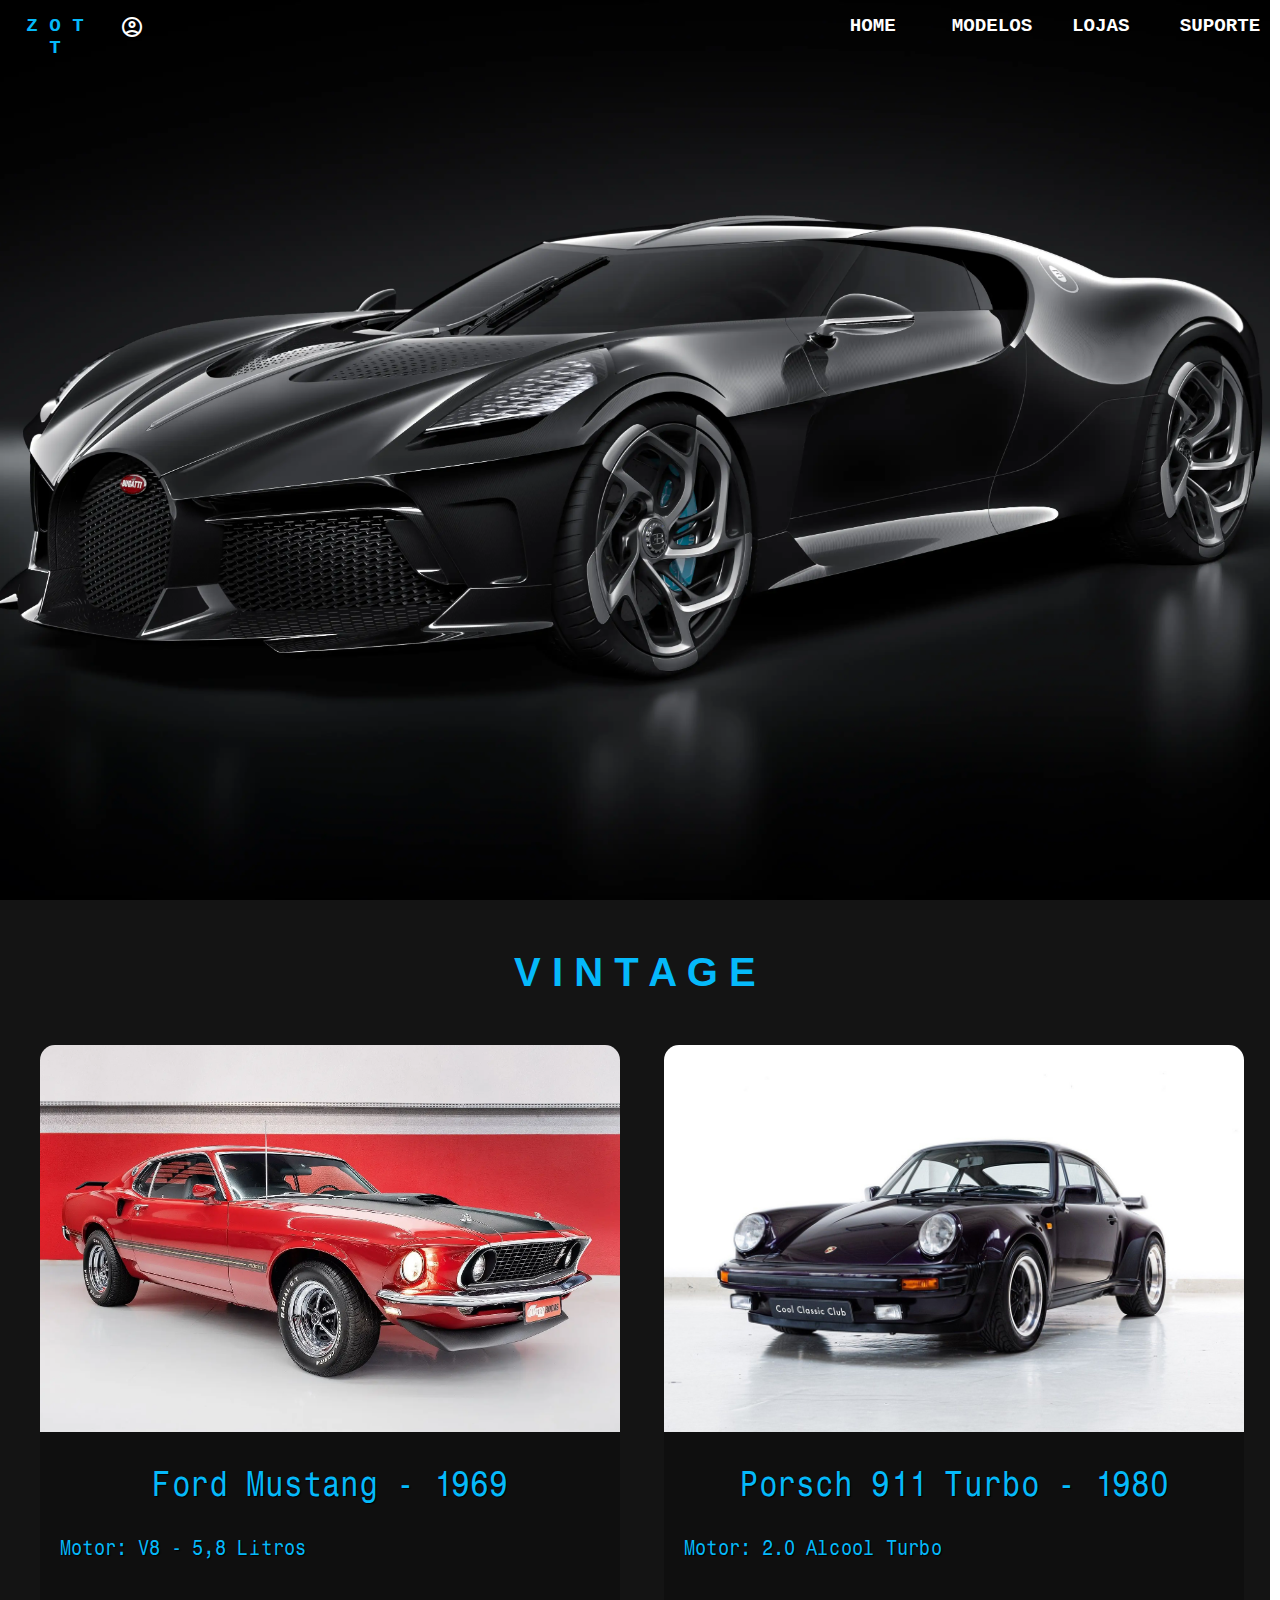
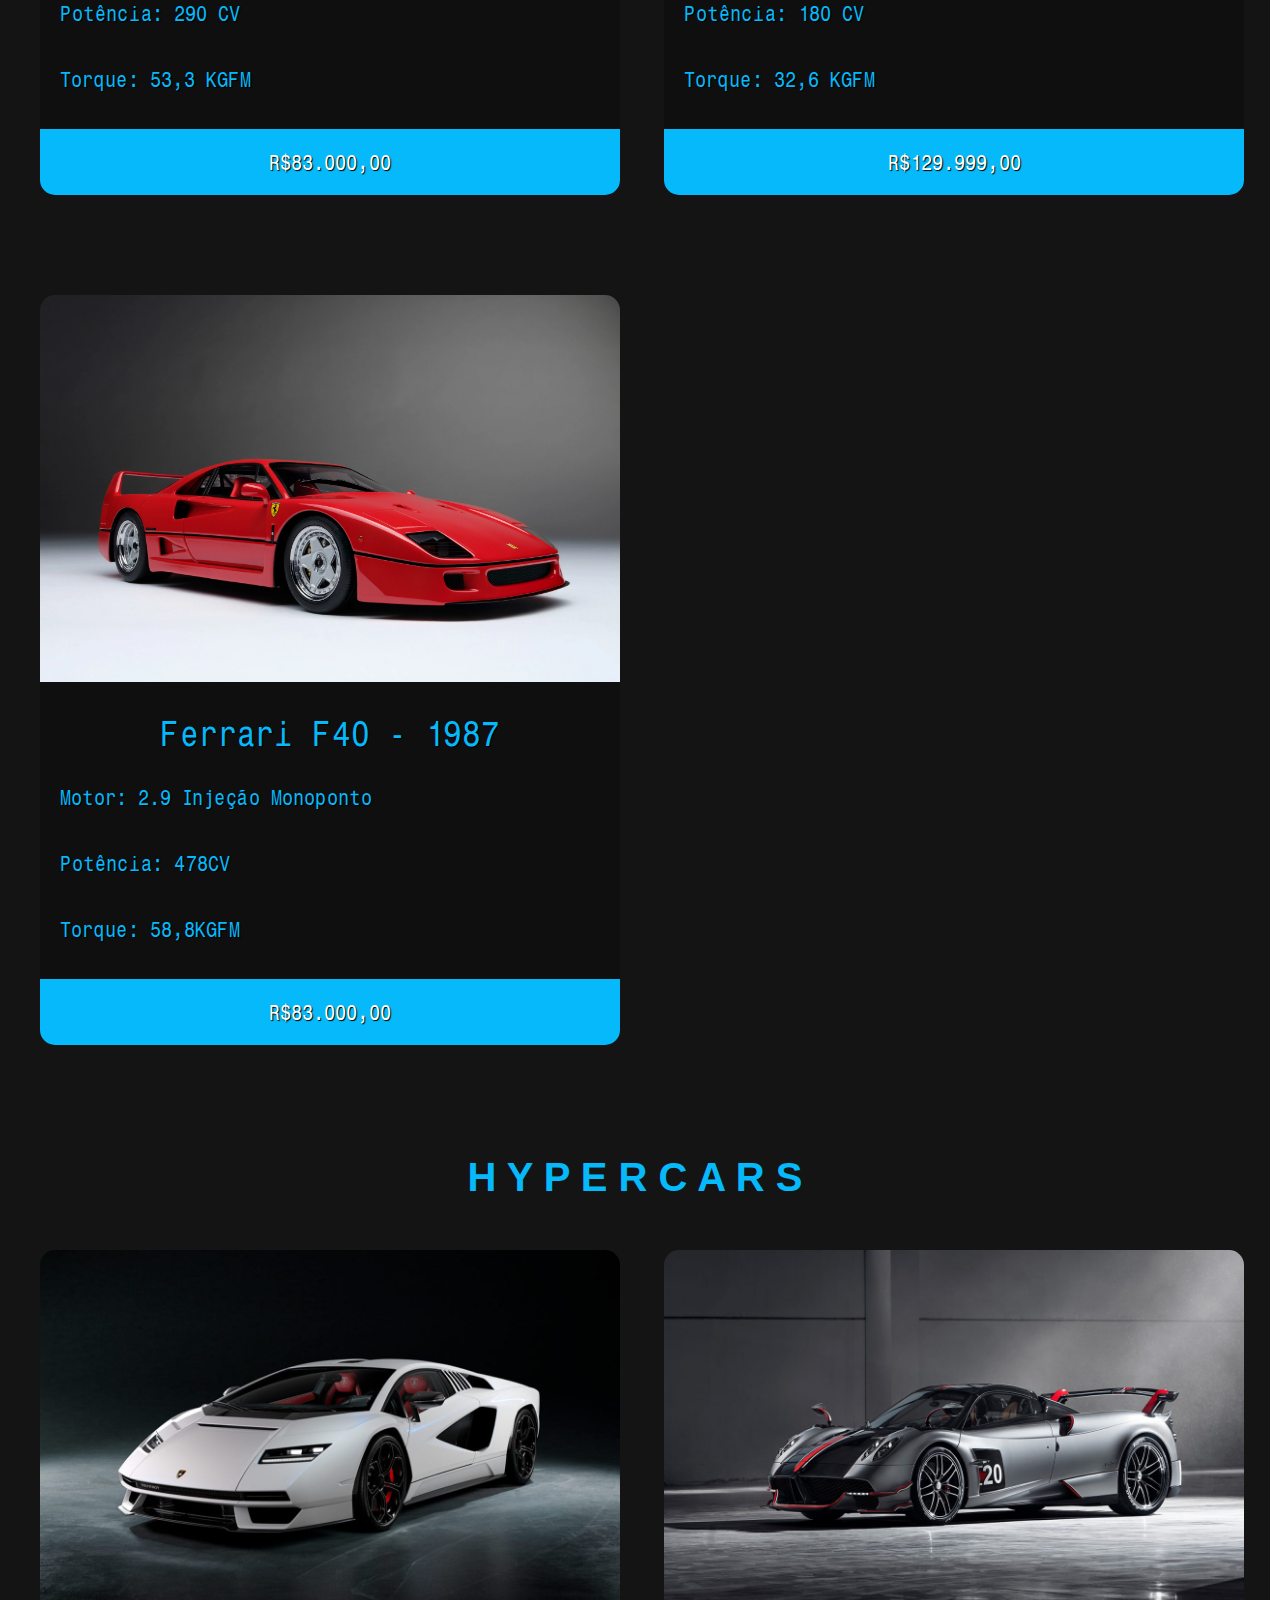
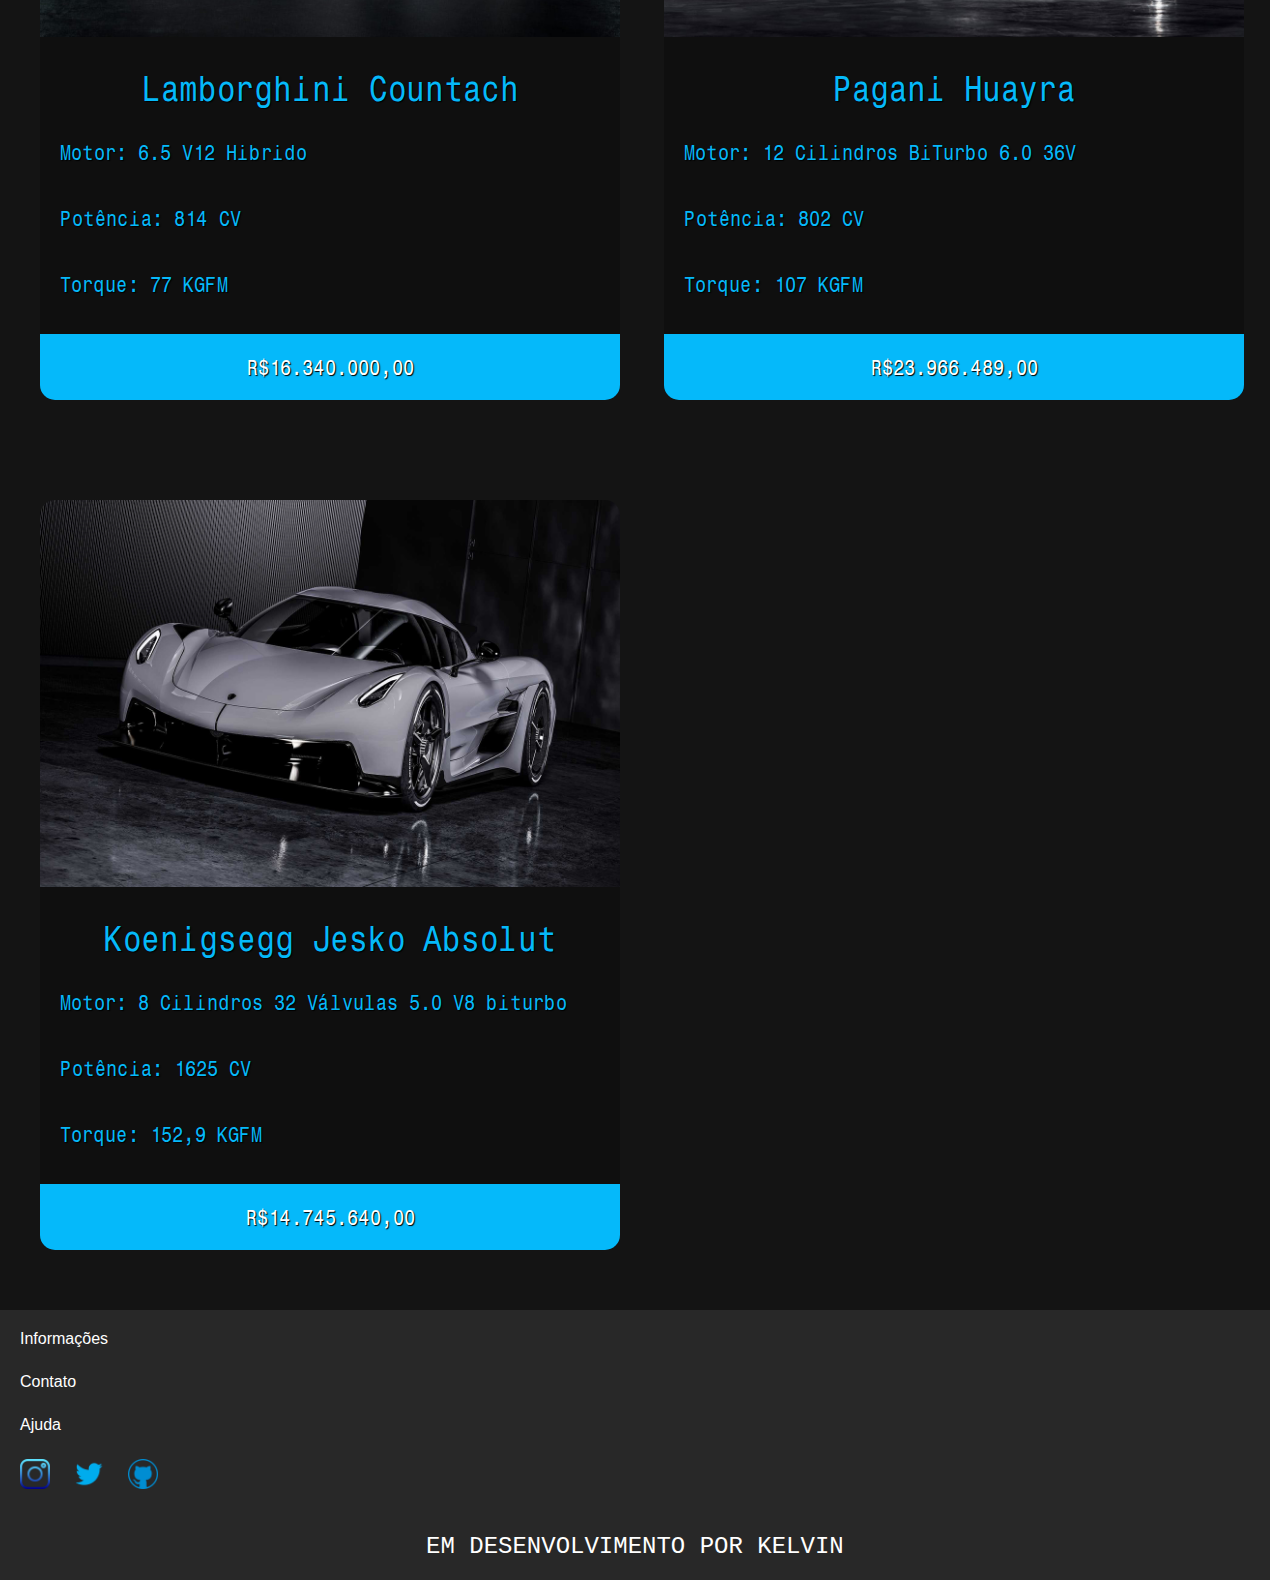
<file: index.html>
<!DOCTYPE html>
<html lang="en">
<head>
    <meta charset="UTF-8">
    <meta http-equiv="X-UA-Compatible" content="IE=edge">
    <meta name="viewport" content="width=device-width, initial-scale=1.0">
    <title>Zott</title>
    <link rel="shortcut icon" href="imagens/z-logo-50px.png" type="image/x-icon">
    <link rel="stylesheet" href="https://fonts.googleapis.com/css2?family=Material+Symbols+Outlined:opsz,wght,FILL,GRAD@48,400,0,0" />
    <link rel="stylesheet" href="estilos/style.css">
</head>
<body>
    <header>
        <div class="menu">
            <div id="title"><a href="#"><h2>Z o t t</h2></a></div>
            <div id="login"><a href="#"><span class="material-symbols-outlined">account_circle</span></a></div>
            <a href="#"><h2>Home</h2></a>
            <a href="#"><h2>Modelos</h2></a>
            <a href="#"><h2>Lojas</h2></a>
            <a href="suporte.html"><h2>Suporte</h2></a>
        </div>
    </header>
        <div class="fundoc">
        </div>
    <main>
        <section id="sec1">
            <h1>V I N T A G E</h1>
            <article id="bloco" class="bi1">
                <div>
                    <h1>Ford Mustang - 1969</h1>
                    <p>Motor: V8 - 5,8 Litros</p>
                    <p>Potência: 290 CV</p>
                    <p>Torque: 53,3 KGFM</p>
                    <a href="#"><p class="valor">R$83.000,00</p></a>
                </div>
            </article>
            <article id="bloco" class="bi2">
                <div>
                    <h1>Porsch 911 Turbo - 1980</h1>
                    <p>Motor: 2.0 Alcool Turbo</p>
                    <p>Potência: 180 CV</p>
                    <p>Torque:  32,6 KGFM</p>
                    <a href="#"><p class="valor">R$129.999,00</p></a>
                </div>
            </article>
            <article id="bloco" class="bi3">
                <div>
                    <h1>Ferrari F40 - 1987</h1>
                    <p>Motor: 2.9 Injeção Monoponto</p>
                    <p>Potência: 478CV</p>
                    <p>Torque:  58,8KGFM</p>
                    <a href="#"><p class="valor">R$83.000,00</p></a>
                </div>
            </article>
        </section>
        <section id="sec1">
            <h1>H Y P E R  C A R S</h1>
            <article id="bloco" class="bi4">
                <div>
                    <h1>Lamborghini Countach</h1>
                    <p>Motor: 6.5 V12 Hibrido</p>
                    <p>Potência: 814 CV</p>
                    <p>Torque: 77 KGFM</p>
                    <a href="#"><p class="valor">R$16.340.000,00</p></a>
                </div>
            </article>
            <article id="bloco" class="bi5">
                <div>
                    <h1>Pagani Huayra</h1>
                    <p>Motor: 12 Cilindros BiTurbo 6.0 36V</p>
                    <p>Potência: 802 CV</p>
                    <p>Torque: 107 KGFM</p>
                    <a href="#"><p class="valor">R$23.966.489,00</p></a>
                </div>
            </article>
            <article id="bloco" class="bi6">
                <div>
                    <h1>Koenigsegg Jesko Absolut</h1>
                    <p>Motor: 8 Cilindros 32 Válvulas 5.0 V8 biturbo</p>
                    <p>Potência: 1625 CV</p>
                    <p>Torque: 152,9 KGFM</p>
                    <a href="#"><p class="valor">R$14.745.640,00</p></a>
                </div>
            </article>
        </section>
    </main>
    <footer>
        <div class="plus">
            <a href=""><p>Informações</p></a>
            <a href=""><p>Contato</p></a>
            <a href="suporte.html"><p>Ajuda</p></a>
        </div>
        <a href="https://www.instagram.com/kelvin__btw/" target="_blank"><img src="icons/instagramicon.png" alt="Insta"></a>
        <a href="https://twitter.com/Kelvinhooooow" target="_blank"><img src="icons/twittericon.png" alt="Twitter"></a>
        <a href="https://github.com/JKelvin001" target="_blank"><img src="icons/githubicon.png" alt="Github"></a>
        <h1>EM DESENVOLVIMENTO POR <a href="https://github.com/JKelvin001">KELVIN</a></h1>
    </footer>
</body>
</html>
</file>
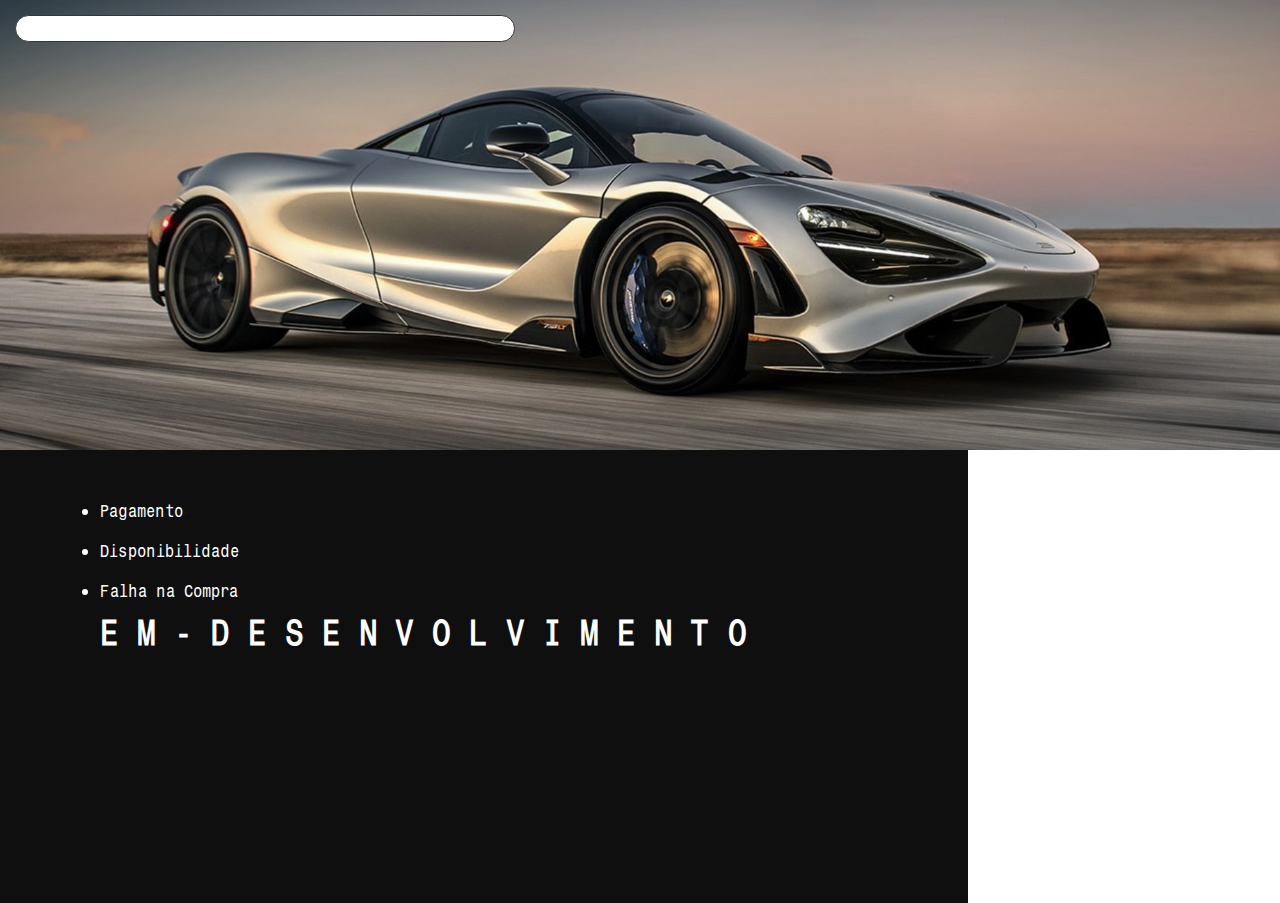
<file: suporte.html>
<!DOCTYPE html>
<html lang="en">
<head>
    <meta charset="UTF-8">
    <meta http-equiv="X-UA-Compatible" content="IE=edge">
    <meta name="viewport" content="width=device-width, initial-scale=1.0">
    <link rel="stylesheet" href="estilos/sup.css">
    <title>Suporte</title>
</head>
<body>
    <header>
        <input type="search" name="pesquisa" id="ipesquisa">
    </header>
    <ul>
        <a href="">
            <li>Pagamento</li>
        </a>
        <a href="">
            <li>Disponibilidade</li>
        </a>
        <a href="">
            <li>Falha na Compra</li>
        </a>
        <h1>E M  -  D E S E N V O L V I M E N T O</h1>
    </ul>
</body>
</html>
</file>
<file: estilos/style.css>
@charset 'UTF-8';
*{
    padding: 0;
    margin: 0;
    text-decoration: none;
}
:root{
    --font1: 'Space Mono', monospace;
    --font3: 'Second Mono';
    --cor1: rgb(5, 185, 250);
    --cor2: rgb(20, 20, 20);
}
@font-face {
    font-family: 'Second Mono'; src: url('../font/MonospaceTypewriter.ttf') format('truetype');
}
@import url('https://fonts.googleapis.com/css2?family=Space+Mono:wght@400;700&display=swap');
@import url('https://fonts.googleapis.com/css2?family=Style+Script&display=swap');
/*CONFIG GERAL*/
header{
    position: absolute;
    width: 99.2vw;
    height: 10vh;
}
#title{
    position: absolute;
    margin-right: 70%;
}
#title a:hover{
    background-color: rgba(255, 255, 255, 0);
    color: var(--cor1);
}
#login{
    position: absolute;
    text-align: left;
    left: 100px;
}
.menu{
    text-align: right;
}
.menu h2{
    text-align: center;
    width: 70px;
}
.menu a{
    display: inline-block;
    text-transform: uppercase;
    text-shadow: 0.5px 0.5px 1px rgb(0, 0, 0);
    font: normal normal 0.8em var(--font1);
    color: white;
    padding: 15px 20px;
}
.menu a:hover{
    background-color: rgba(50, 50, 50, 0.280);
    color: var(--cor1);
}
.fundoc{
    width: 99.2vw;
    height: 100vh;
    background: url(../imagens/bugatti2.webp) no-repeat center center;
    background-size: cover;
}
/*HEAD*/
main{
    background-color: var(--cor2);
    width: 99.2vw;
    min-height: 210vh;
    height: max-content;
}
#sec1 h1{
    text-align: center;
    font: normal bold 2.5em 'Arial';
    color: var(--cor1);
    padding: 50px 20px 10px 20px;
}
#bloco{
    display: inline-block;
    background-color: rgb(15, 15, 15);
    color: var(--cor1);
    width: 580px;
    height: 750px;
    margin: 40px 0px 60px 40px;
    border-radius: 15px;
    text-shadow: 1px 1px 1px rgb(0, 0, 0);
}
#bloco h1{
    color: var(--cor1);
    margin-top: 70%;
    padding: 10px;
    font: normal 500 2em var(--font3);
}
#bloco p{
    font: normal normal 1.2em var(--font3);
    padding: 20px;
}
#bloco a{
    color: white;
}
.valor:hover{
    background-color: #025A7A;
}
.valor{
    text-align: center;
    background-color: var(--cor1);
    padding: 20px;
    margin-top: 17px;
    border-radius: 0px 0px 15px 15px;
}
.bi1{
    background-image: url(../imagens/vintage/mustang69.webp);
    background-repeat: no-repeat;
    background-size: contain;
    background-position: center top;
}
.bi2{
    background-image: url(../imagens/vintage/1980-porsche-911turbo.jpg);
    background-repeat: no-repeat;
    background-size: contain;
    background-position: center top;
}
.bi3{
    background-image: url(../imagens/vintage/Ferrari_F40_-_M5904-00008_4000x2677_crop_center.webp);
    background-repeat: no-repeat;
    background-size: contain;
    background-position: center top;
}
.bi4{
    background-image: url(../imagens/hypers/lambocount.jpg);
    background-repeat: no-repeat;
    background-size: contain;
    background-position: center top;
}
.bi5{
    background-image: url(../imagens/hypers/paganihu.jpg);
    background-repeat: no-repeat;
    background-size: contain;
    background-position: center top;
}
.bi6{
    background-image: url(../imagens/hypers/koeni.jpg);
    background-repeat: no-repeat;
    background-size: contain;
    background-position: center top;
}
/*CORPO*/
footer{
    background-color: rgb(40, 40, 40);
    width: 99.2vw;
    height: 270px;
}
footer h1{
    font: normal normal 1.5em var(--font1);
    color: white;
    text-align: center;
    padding: 40px 10px 10px 10px;
}
footer p{
    font: normal normal 1em 'Arial';
    color: white;
    padding: 20px 20px 5px;
}
footer > a > img{
    width: 30px;
    margin-left: 20px;
    margin-top: 20px;
}
footer a{
    color: white;
}
footer a:hover{
    color: var(--cor1);
}
footer > div > a:hover{
    color: var(--cor1);
    text-decoration: underline;
}
.plus{
    width: max-content;
}
/*PÉ*/
</file>
<file: estilos/sup.css>
@charset 'UTF-8';
*{
    padding: 0;
    margin: 0;
    text-decoration: none;
    color: white;
}
@font-face {
    font-family: 'Second Mono'; src: url('../font/MonospaceTypewriter.ttf') format('truetype');
}
header{
    background-image: url(../60421423f7f28e06a91acab7.jpg);
    background-repeat: no-repeat;
    background-size: cover;
    background-position: center bottom 40%;
    width: 100vw;
    height: 50vh;
}
header input{
    padding: 5px;
    margin: 15px;
    width: 500px;
    border: 1px solid rgb(54, 54, 54);
    border-radius: 15px;
}
main{
    
}
ul{
    background-color: rgb(15, 15, 15);
    width: 60vw;
    height: 41.450vh;
    padding: 40px 100px;
    font: normal normal 1em 'Second Mono';
}
li{
    line-height: 40px;
    color: white;
}
</file>
